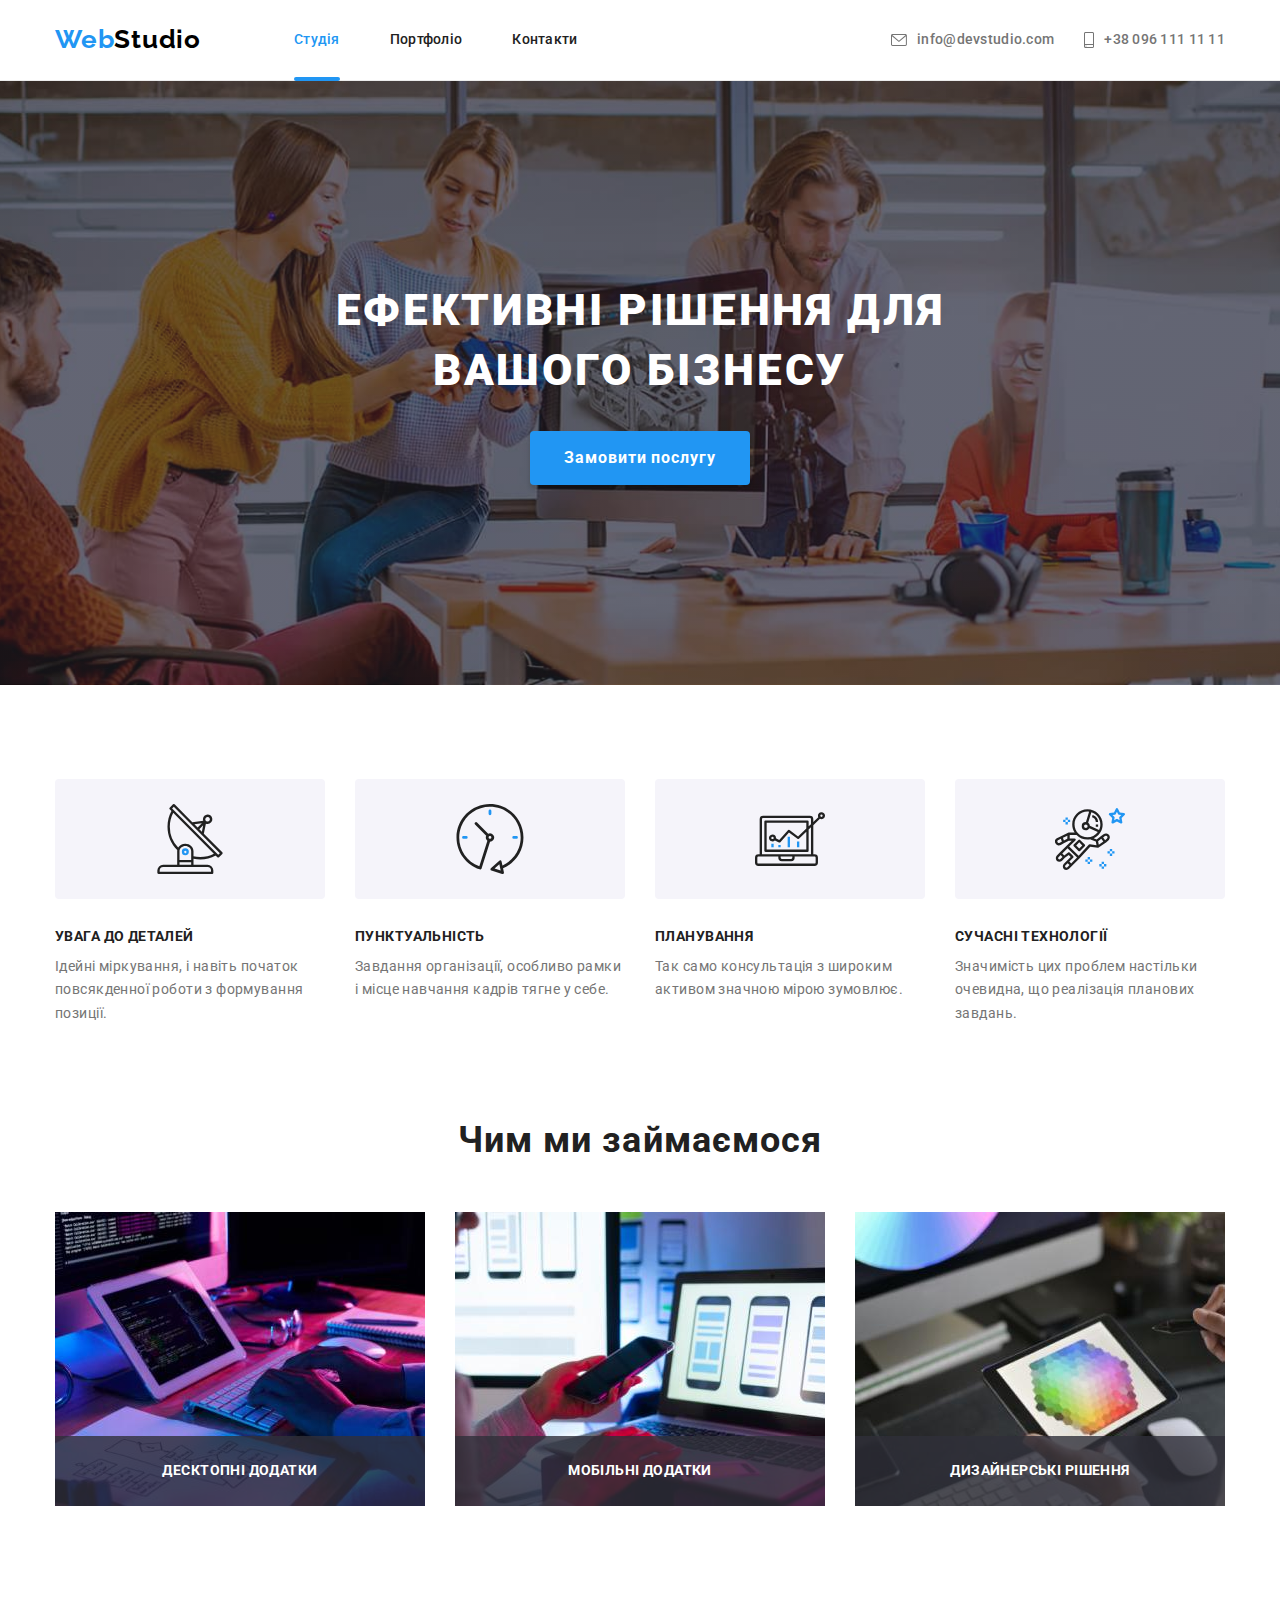
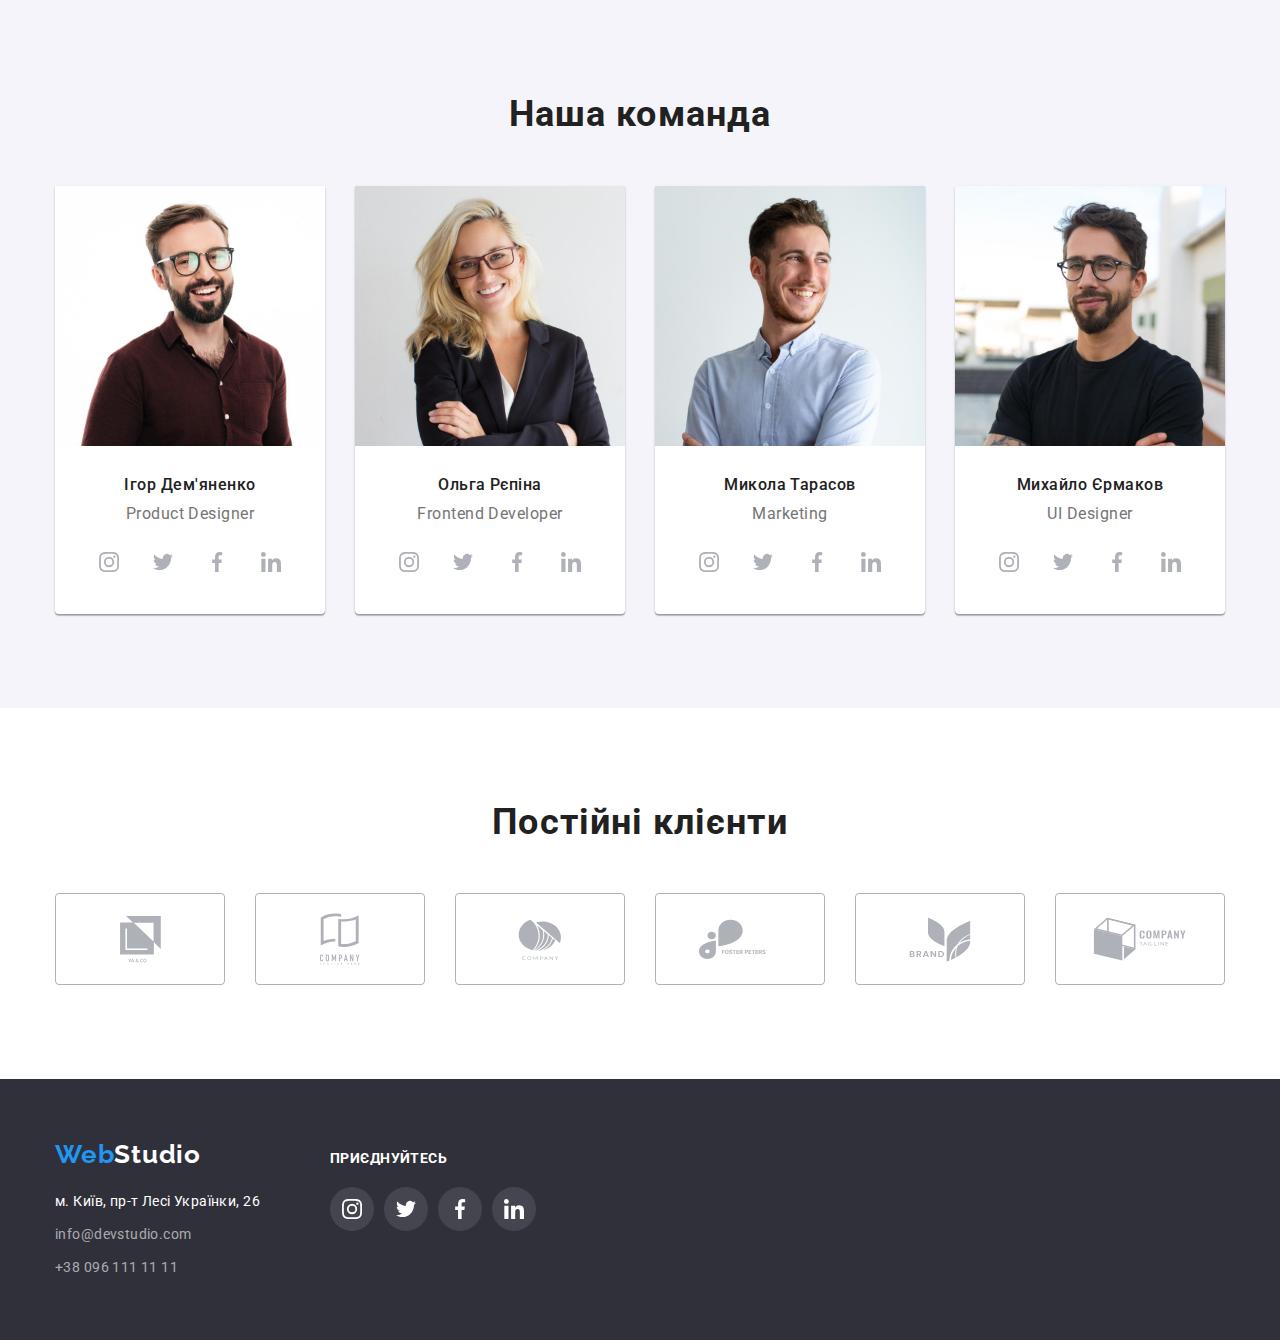
<file: index.html>
<!DOCTYPE html>
<html lang="uk">
<head>
    <meta charset="UTF-8">
    <meta http-equiv="X-UA-Compatible" content="IE=edge">
    <meta name="viewport" content="width=device-width, initial-scale=1.0">

    <link rel="preconnect" href="https://fonts.googleapis.com">
    <link rel="preconnect" href="https://fonts.gstatic.com" crossorigin>
    <link href="https://fonts.googleapis.com/css2?family=Raleway:wght@700&family=Roboto:wght@400;500;700;900&display=swap"
        rel="stylesheet">

    <title>Сайт-Студія</title>

    <link rel="stylesheet" href="https://cdnjs.cloudflare.com/ajax/libs/modern-normalize/1.1.0/modern-normalize.min.css">
    <link rel="stylesheet" href="./css/styles.css">
</head>

<body>
  
    <!--header-->
    <header class="page-header">
        <div class="container main-nav">
            
            <nav class="bloc-nav">
                <a class="logo" href="./index.html">
                    Web<span class="logo-studio">Studio</span>
                </a>
        
                <ul class="navigation">
                    <li class="item"><a class="navigation-link current" href="./index.html">Студія</a></li>
                    <li class="item"><a class="navigation-link" href="./portfolio.html">Портфоліо</a></li>
                    <li class="item"><a class="navigation-link" href="">Контакти</a></li>
                </ul>
            </nav>
        
            <ul class="contact">
                <li class="item">
                    <a class="contact-link" href="mailto:info@devstudio.com">
                        <svg class="icon" width="16" height="12">
                            <use href="./images/icons.svg#icon-envelope"></use>
                        </svg>
                        info@devstudio.com   
                    </a>
                </li>  

                <li class="item">
                    <a class="contact-link" href="tel:+380961111111">
                        <svg class="icon" width="10" height="16">
                            <use href="./images/icons.svg#icon-phone"></use>
                        </svg>
                        +38 096 111 11 11   
                    </a>
                </li> 
            </ul>
            
        </div>

    </header>
    
    <!--main Студія-->
    <main class="page-studio">

        <!-- Секція "hero" -->
        <section class="hero overlay">
            <h1 class="hero-title">Ефективні рішення для вашого бізнесу</h1>
            <button data-modal-open class="hero-btn" type="button">Замовити послугу</button>  
        </section>
    
        <!-- Секція "advantage" -->
        <section class="section">
            <div class="container">
    
                <!--Скритий заголовок-->
                <h2 class="visually-hidden">Наші переваги</h2>
                <ul class="advantage-list">
                    <li class="item">
                        <div class="icon-advantage">
                            <svg class="icon" width="70" height="70">
                                <use href="./images/icons.svg#icon-antenna"></use>
                            </svg>   
                        </div>

                        <h3 class="advantage-list-title">УВАГА ДО ДЕТАЛЕЙ</h3>
                        <p class="advantage-list-descr">Ідейні міркування, і 
                            навіть початок повсякденної роботи з формування
                            позиції.
                        </p>
                    </li>

                    <li class="item">
                        <div class="icon-advantage">
                            <svg class="icon" width="70" height="70">
                                <use href="./images/icons.svg#icon-clock"></use>
                            </svg>   
                        </div>

                        <h3 class="advantage-list-title">ПУНКТУАЛЬНІСТЬ</h3>
                        <p class="advantage-list-descr">Завдання організації, особливо 
                            рамки і місце навчання кадрів тягне у себе.
                        </p>
                    </li>

                    <li class="item">
                        <div class="icon-advantage">
                            <svg class="icon" width="70" height="70">
                                <use href="./images/icons.svg#icon-diagram"></use>
                            </svg>   
                        </div>

                        <h3 class="advantage-list-title">ПЛАНУВАННЯ</h3>
                        <p class="advantage-list-descr">Так само консультація з широким 
                            активом значною мірою зумовлює.
                        </p>
                    </li>

                    <li class="item">
                        <div class="icon-advantage">
                            <svg class="icon" width="70" height="70">
                                <use href="./images/icons.svg#icon-astronaut"></use>
                            </svg>   
                        </div>

                        <h3 class="advantage-list-title">СУЧАСНІ ТЕХНОЛОГІЇ</h3>
                        <p class="advantage-list-descr">Значимість цих проблем настільки 
                            очевидна, що реалізація планових завдань.
                        </p>
                    </li>
                </ul>
            </div>
        </section>
    
        <!-- Секція "work"-->
        <section class="section work">
            <div class="container">
    
                <h2 class="work-title">Чим ми займаємося</h2>
                <ul class="work-list">
                    <li class="item">
                        <div class="work-box">
                            <img src="./images/box-1.jpg" alt="Програмуємо алгоритми роботи" width="370" height="294">
                            <h3 class="work-item-title">Десктопні додатки</h3>
                        </div>
                    </li>

                    <li class="item">
                        <div class="work-box">
                            <img src="./images/box-2.jpg" alt="Розробляємо макети застосунків для телефонів" width="370" height="294">
                            <h3 class="work-item-title">Мобільні додатки</h3>
                        </div>
                    </li>

                    <li class="item">
                        <div class="work-box">
                            <img src="./images/box-3.jpg" alt="Використовуємо палітру кольорів" width="370" height="294">
                            <h3 class="work-item-title">Дизайнерські рішення</h3>
                        </div>
                    </li>

                </ul>
            </div>
        </section>
    
        <!-- Секція "team"-->
        <section class="section team">
            <div class="container">
    
                <h2 class="team-title">Наша команда</h2>
                <ul class="team-list">
                    <li class="team-item">
                        <img src="./images/igor.jpg" alt="Фото Ігоря Дем'яненко" width="270" height="260">
                        
                        <div class="team-card">
                            <h3 class="team-list-title">Ігор Дем'яненко</h3>
                            <p class="team-list-descr">Product Designer</p>

                            <!-- Блок --- social-list -->

                            <ul class="social-list">
                                <li class="item">
                                    <a class="icon-social" href="">
                                        <svg class="icon" width="20" height="20">
                                            <use href="./images/icons.svg#icon-instagram"></use>
                                        </svg>   
                                    </a>
                                </li>  

                                <li class="item">
                                    <a class="icon-social" href="">
                                        <svg class="icon" width="20" height="20">
                                            <use href="./images/icons.svg#icon-twitter"></use>
                                        </svg>   
                                    </a>
                                </li>  

                                <li class="item">
                                    <a class="icon-social" href="">
                                        <svg class="icon" width="20" height="20">
                                            <use href="./images/icons.svg#icon-facebook"></use>
                                        </svg>   
                                    </a>
                                </li> 
                                
                                <li class="item">
                                    <a class="icon-social" href="">
                                        <svg class="icon" width="20" height="20">
                                            <use href="./images/icons.svg#icon-linkedin"></use>
                                        </svg>   
                                    </a>
                                </li>  
                            </ul>  

                        </div>

                    </li>

                    <li class="team-item">
                        <img src="./images/olga.jpg" alt="Фото Ольги Рєпіної" width="270" height="260">

                        <div class="team-card">
                            <h3 class="team-list-title">Ольга Рєпіна</h3>
                            <p class="team-list-descr">Frontend Developer</p>

                            <!-- Блок --- social-list -->

                            <ul class="social-list">
                                <li class="item">
                                    <a class="icon-social" href="">
                                        <svg class="icon" width="20" height="20">
                                            <use href="./images/icons.svg#icon-instagram"></use>
                                        </svg>   
                                    </a>
                                </li>  

                                <li class="item">
                                    <a class="icon-social" href="">
                                        <svg class="icon" width="20" height="20">
                                            <use href="./images/icons.svg#icon-twitter"></use>
                                        </svg>   
                                    </a>
                                </li>  

                                <li class="item">
                                    <a class="icon-social" href="">
                                        <svg class="icon" width="20" height="20">
                                            <use href="./images/icons.svg#icon-facebook"></use>
                                        </svg>   
                                    </a>
                                </li> 
                                
                                <li class="item">
                                    <a class="icon-social" href="">
                                        <svg class="icon" width="20" height="20">
                                            <use href="./images/icons.svg#icon-linkedin"></use>
                                        </svg>   
                                    </a>
                                </li>  
                            </ul>  

                        </div>

                    </li>

                    <li class="team-item">
                        <img src="./images/mykola.jpg" alt="Фото Миколи Тарасова" width="270" height="260">

                        <div class="team-card">
                            <h3 class="team-list-title">Микола Тарасов</h3>
                            <p class="team-list-descr">Marketing</p>

                            <!-- Блок --- team-social-list -->

                            <ul class="social-list">
                                <li class="item">
                                    <a class="icon-social" href="">
                                        <svg class="icon" width="20" height="20">
                                            <use href="./images/icons.svg#icon-instagram"></use>
                                        </svg>   
                                    </a>
                                </li>  

                                <li class="item">
                                    <a class="icon-social" href="">
                                        <svg class="icon" width="20" height="20">
                                            <use href="./images/icons.svg#icon-twitter"></use>
                                        </svg>   
                                    </a>
                                </li>  

                                <li class="item">
                                    <a class="icon-social" href="">
                                        <svg class="icon" width="20" height="20">
                                            <use href="./images/icons.svg#icon-facebook"></use>
                                        </svg>   
                                    </a>
                                </li> 
                                
                                <li class="item">
                                    <a class="icon-social" href="">
                                        <svg class="icon" width="20" height="20">
                                            <use href="./images/icons.svg#icon-linkedin"></use>
                                        </svg>   
                                    </a>
                                </li>  
                            </ul>  

                        </div>

                    </li>

                    <li class="team-item">
                        <img src="./images/mykhailo.jpg" alt="Фото Михайла Єрмакова" width="270" height="260">

                        <div class="team-card">
                            <h3 class="team-list-title">Михайло Єрмаков</h3>
                            <p class="team-list-descr">UI Designer</p>

                            <!-- Блок --- team-social-list -->

                            <ul class="social-list">
                                <li class="item">
                                    <a class="icon-social" href="">
                                        <svg class="icon" width="20" height="20">
                                            <use href="./images/icons.svg#icon-instagram"></use>
                                        </svg>   
                                    </a>
                                </li>  

                                <li class="item">
                                    <a class="icon-social" href="">
                                        <svg class="icon" width="20" height="20">
                                            <use href="./images/icons.svg#icon-twitter"></use>
                                        </svg>   
                                    </a>
                                </li>  

                                <li class="item">
                                    <a class="icon-social" href="">
                                        <svg class="icon" width="20" height="20">
                                            <use href="./images/icons.svg#icon-facebook"></use>
                                        </svg>   
                                    </a>
                                </li> 
                                
                                <li class="item">
                                    <a class="icon-social" href="">
                                        <svg class="icon" width="20" height="20">
                                            <use href="./images/icons.svg#icon-linkedin"></use>
                                        </svg>   
                                    </a>
                                </li>  
                            </ul>  

                        </div>

                    </li>

                </ul>
    
            </div>
        </section>

        <!-- Секція "clients"-->
        <section class="section">
            <div class="container">

                <h2 class="clients-title">Постійні клієнти</h2>
                <ul class="clients-list">
                    <li class="item">
                        <a class="icon-clients" href="">
                            <svg class="icon" width="41" height="46.7">
                                <use href="./images/icons.svg#icon-cl1-ya-co"></use>
                            </svg>   
                        </a>
                    </li>  

                    <li class="item">
                        <a class="icon-clients" href="">
                            <svg class="icon" width="40" height="52">
                                <use href="./images/icons.svg#icon-cl2-tagline"></use>
                            </svg>   
                        </a>
                    </li>  

                    <li class="item">
                        <a class="icon-clients" href="">
                            <svg class="icon" width="43.46" height="41.18">
                                <use href="./images/icons.svg#icon-cl3-company"></use>
                            </svg>   
                        </a>
                    </li>  

                    <li class="item">
                        <a class="icon-clients" href="">
                            <svg class="icon" width="84.44" height="40.62">
                                <use href="./images/icons.svg#icon-cl4-foster"></use>
                            </svg>   
                        </a>
                    </li>  

                    <li class="item">
                        <a class="icon-clients" href="">
                            <svg class="icon" width="62.54" height="45.43">
                                <use href="./images/icons.svg#icon-cl5-brand"></use>
                            </svg>   
                        </a>
                    </li> 
                    
                    <li class="item">
                        <a class="icon-clients" href="">
                            <svg class="icon" width="93.79" height="43.93">
                                <use href="./images/icons.svg#icon-cl6-tag-line"></use>
                            </svg>   
                        </a>
                    </li>  
                </ul>
            </div>
        </section>
    
    </main>

    <!--footer-->
    <footer class="page-footer">
        <div class="container footer-contact">
    
            <div class="bloc-residence">
                <a class="logo" href="./index.html">
                    Web<span class="logo-studio">Studio</span>
                </a>

                <address class="residence">
                    <ul class="residence-contact">
                        <li class="item"><a class="residence-descr" href="https://goo.gl/maps/CPtrU1FHBa2aNyZL9" target="_blank"
                            rel="noopener noreferrer nofollow">м. Київ, пр-т Лесі Українки, 26</a>
                        </li>
                        <li class="item"><a class="residence-link" href="mailto:info@devstudio.com">info@devstudio.com</a></li>
                        <li class="item"><a class="residence-link" href="tel:+380961111111">+38 096 111 11 11</a></li>
                    </ul>
                </address>
            </div>

            <div class="bloc-join">
                <h3 class="title-join"><em class="join">Приєднуйтесь</em></h3>
                <ul class="social-list">
                    <li class="item">
                        <a class="icon-social" href="">
                            <svg class="icon" width="20" height="20">
                                <use href="./images/icons.svg#icon-instagram"></use>
                            </svg>   
                        </a>
                    </li>  

                    <li class="item">
                        <a class="icon-social" href="">
                            <svg class="icon" width="20" height="20">
                                <use href="./images/icons.svg#icon-twitter"></use>
                            </svg>   
                        </a>
                    </li>  

                    <li class="item">
                        <a class="icon-social" href="">
                            <svg class="icon" width="20" height="20">
                                <use href="./images/icons.svg#icon-facebook"></use>
                            </svg>   
                        </a>
                    </li> 
                    
                    <li class="item">
                        <a class="icon-social" href="">
                            <svg class="icon" width="20" height="20">
                                <use href="./images/icons.svg#icon-linkedin"></use>
                            </svg>   
                        </a>
                    </li>  

                </ul>
            </div>

        </div>

    </footer>
        
    <!--Модальне вікно-->
    <div class="backdrop is-hidden" data-modal>
        <div class="modal-hero">
            <button data-modal-close class="modal-btn" type="button"></button>
        </div>
    </div>

    <script src="./js/modal.js"></script>
</body>
</html>
</file>
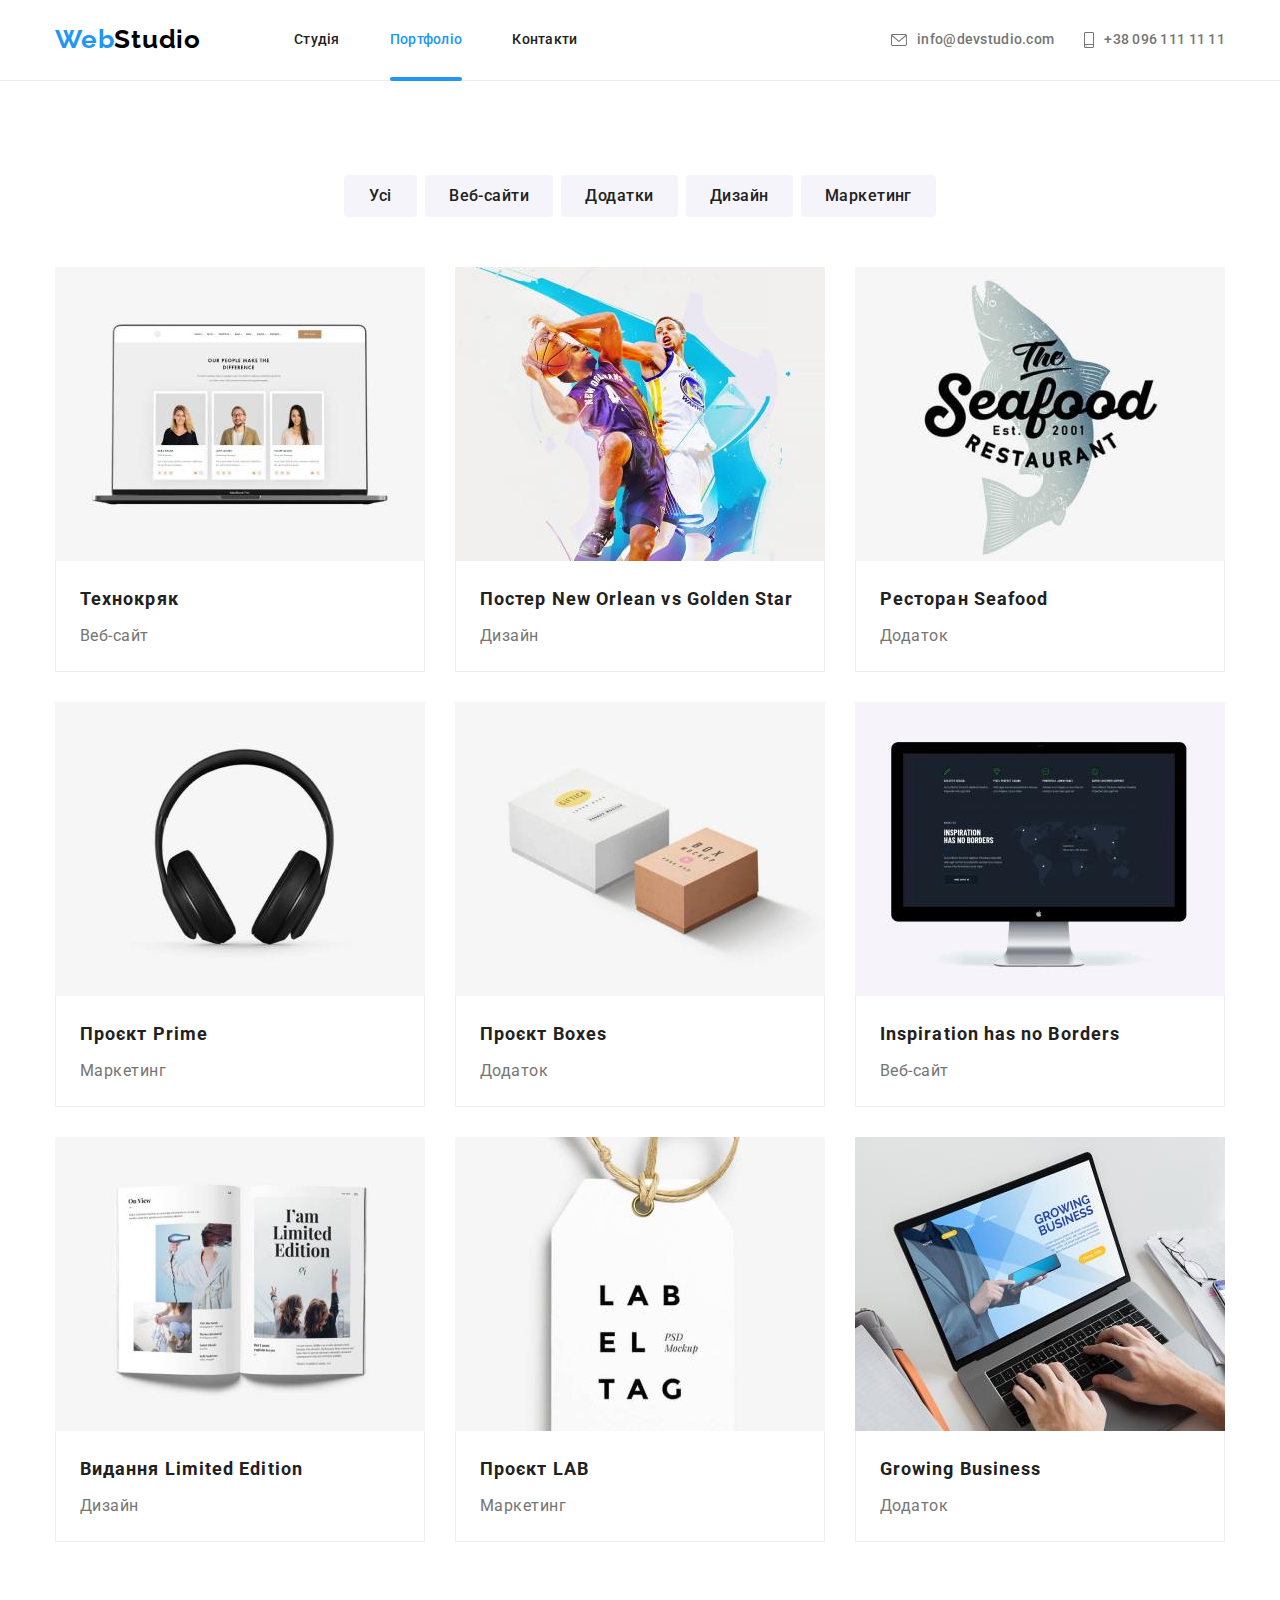
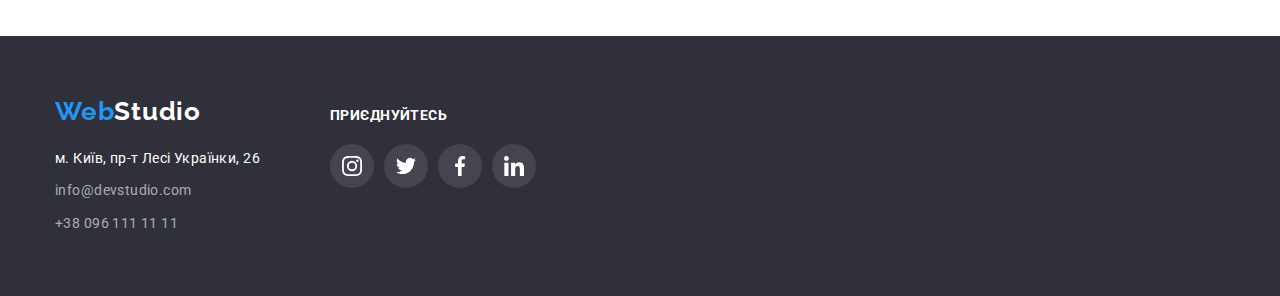
<file: portfolio.html>
<!DOCTYPE html>
<html lang="uk">
<head>
    <meta charset="UTF-8">
    <meta http-equiv="X-UA-Compatible" content="IE=edge">
    <meta name="viewport" content="width=device-width, initial-scale=1.0">
    <link rel="preconnect" href="https://fonts.googleapis.com">
    <link rel="preconnect" href="https://fonts.gstatic.com" crossorigin>
    <link href="https://fonts.googleapis.com/css2?family=Raleway:wght@700&family=Roboto:wght@400;500;700;900&display=swap"
        rel="stylesheet">
        
    <title>Сайт-Студія</title>

    <link rel="stylesheet" href="https://cdnjs.cloudflare.com/ajax/libs/modern-normalize/1.1.0/modern-normalize.min.css">
    <link rel="stylesheet" href="./css/styles.css">
</head>
<body>

    <!--header-->
    <header class="page-header">
        <div class="container main-nav">

            <nav class="bloc-nav">
                <a class="logo" href="./index.html">
                    Web<span class="logo-studio">Studio</span>
                </a>
        
                <ul class="navigation">
                    <li class="item"><a class="navigation-link" href="./index.html">Студія</a></li>
                    <li class="item"><a class="navigation-link current" href="./portfolio.html">Портфоліо</a></li>
                    <li class="item"><a class="navigation-link" href="">Контакти</a></li>
                </ul>
            </nav>
        
            <ul class="contact">
                <li class="item">
                    <a class="contact-link" href="mailto:info@devstudio.com">
                        <svg class="icon" width="16" height="12">
                            <use href="./images/icons.svg#icon-envelope"></use>
                        </svg>
                        info@devstudio.com   
                    </a>
                </li>  

                <li class="item">
                    <a class="contact-link" href="tel:+380961111111">
                        <svg class="icon" width="10" height="16">
                            <use href="./images/icons.svg#icon-phone"></use>
                        </svg>
                        +38 096 111 11 11   
                    </a>
                </li> 
            </ul>
            
        </div>
    </header>
    
    <!--main Портфоліо-->
    <main class="page-portfolio">

        <!-- Секція "project" -->
        <section class="section">
            <div class="container">

                <!--Скритий заголовок-->
                <h1 class="visually-hidden">Портфоліо</h1>
                <ul class="filter">
                    <li class="item">
                        <button class="filter-btn" type="button">Усі</button>
                    </li>
                    <li class="item">
                        <button class="filter-btn" type="button">Веб-сайти</button>
                    </li>
                    <li class="item">
                        <button class="filter-btn" type="button">Додатки</button>
                    </li>
                    <li class="item">
                        <button class="filter-btn" type="button">Дизайн</button>
                    </li>
                    <li class="item">
                        <button class="filter-btn" type="button">Маркетинг</button>
                    </li>
                </ul>
            
                <ul class="project-list">
                    <li class="project-container">
                        <a class="project-link" href="">

                            <div class="project-overlay">
                                <img src="./images/web-technokr.jpg" alt="Вигляд сайту Технокряк" width="370" height="294">
                                
                                <!-- Вспливаюча картка -->
                                <div class="project-overlay-box">
                                    <p class="project-overlay-descr">
                                        Ресурс пропонує комплексні пропозиції з різним рівнем 
                                        функціоналу та сервісів. Все це дозволить відвідувачу 
                                        отримати вичерпні відомості про компанію чи приватну особу.
                                    </p>
                                </div>
                            </div>

                            <div class="project-card">
                                <h2 class="project-list-title">Технокряк</h2>
                                <p class="project-list-descr">Веб-сайт</p>
                            </div>
                        </a>
                    </li>

                    <li class="project-container">
                        <a class="project-link" href="">

                            <div class="project-overlay">
                                <img src="./images/des-basket.jpg" alt="Два баскетболіста з м'ячем" width="370" height="294">
                            
                                <!-- Вспливаюча картка -->
                                <div class="project-overlay-box">
                                    <p class="project-overlay-descr">
                                        Ресурс пропонує комплексні пропозиції з різним рівнем 
                                        функціоналу та сервісів. Все це дозволить відвідувачу 
                                        отримати вичерпні відомості про компанію чи приватну особу.
                                    </p>
                                </div>
                            </div>

                            <div class="project-card">
                                <h2 class="project-list-title">Постер New Orlean vs Golden Star</h2>
                                <p class="project-list-descr">Дизайн</p>
                            </div>
                        </a>
                    </li>

                    <li class="project-container">
                        <a class="project-link" href="">

                            <div class="project-overlay">
                                <img src="./images/add-seafood.jpg" alt="Логотип ресторану Seafood" width="370" height="294">

                                <!-- Вспливаюча картка -->
                                <div class="project-overlay-box">
                                    <p class="project-overlay-descr">
                                        Ресурс пропонує комплексні пропозиції з різним рівнем 
                                        функціоналу та сервісів. Все це дозволить відвідувачу 
                                        отримати вичерпні відомості про компанію чи приватну особу.
                                    </p>
                                </div>
                            </div>

                            <div class="project-card">
                                <h2 class="project-list-title">Ресторан Seafood</h2>
                                <p class="project-list-descr">Додаток</p>
                            </div>    
                        </a>
                    </li>

                    <li class="project-container">
                        <a class="project-link" href="">

                            <div class="project-overlay">
                                <img src="./images/mark-prime.jpg" alt="Великі навушники" width="370" height="294">

                                <!-- Вспливаюча картка -->
                                <div class="project-overlay-box">
                                    <p class="project-overlay-descr">
                                        Ресурс пропонує комплексні пропозиції з різним рівнем 
                                        функціоналу та сервісів. Все це дозволить відвідувачу 
                                        отримати вичерпні відомості про компанію чи приватну особу.
                                    </p>
                                </div>
                            </div>

                            <div class="project-card">
                                <h2 class="project-list-title">Проєкт Prime</h2>
                                <p class="project-list-descr">Маркетинг</p>
                            </div>
                        </a>
                    </li>

                    <li class="project-container">
                        <a class="project-link" href="">

                            <div class="project-overlay">
                                <img src="./images/add-boxes.jpg" alt="Вигляд додатку Boxes" width="370" height="294">

                                <!-- Вспливаюча картка -->
                                <div class="project-overlay-box">
                                    <p class="project-overlay-descr">
                                        Ресурс пропонує комплексні пропозиції з різним рівнем 
                                        функціоналу та сервісів. Все це дозволить відвідувачу 
                                        отримати вичерпні відомості про компанію чи приватну особу.
                                    </p>
                                </div>
                            </div>

                            <div class="project-card">
                                <h2 class="project-list-title">Проєкт Boxes</h2>
                                <p class="project-list-descr">Додаток</p>
                            </div>
                        </a>
                    </li>

                    <li class="project-container">
                        <a class="project-link" href="">

                            <div class="project-overlay">
                                <img src="./images/web-inspiration.jpg" alt="Монітор комп'ютера" width="370" height="294">

                                <!-- Вспливаюча картка -->
                                <div class="project-overlay-box">
                                    <p class="project-overlay-descr">
                                        Ресурс пропонує комплексні пропозиції з різним рівнем 
                                        функціоналу та сервісів. Все це дозволить відвідувачу 
                                        отримати вичерпні відомості про компанію чи приватну особу.
                                    </p>
                                </div>
                            </div>

                            <div class="project-card">
                                <h2 class="project-list-title">Inspiration has no Borders</h2>
                                <p class="project-list-descr">Веб-сайт</p>
                            </div>
                        </a>
                    </li>

                    <li class="project-container">
                        <a class="project-link" href="">

                            <div class="project-overlay">
                                <img src="./images/des-limited.jpg" alt="Журнал Limited Edition" width="370" height="294">

                                <!-- Вспливаюча картка -->
                                <div class="project-overlay-box">
                                    <p class="project-overlay-descr">
                                        Ресурс пропонує комплексні пропозиції з різним рівнем 
                                        функціоналу та сервісів. Все це дозволить відвідувачу 
                                        отримати вичерпні відомості про компанію чи приватну особу.
                                    </p>
                                </div>
                            </div>

                            <div class="project-card">
                                <h2 class="project-list-title">Видання Limited Edition</h2>
                                <p class="project-list-descr">Дизайн</p>
                            </div>
                        </a>
                    </li>

                    <li class="project-container">
                        <a class="project-link" href="">

                            <div class="project-overlay">
                                <img src="./images/mark-lab.jpg" alt="Логотип проєкту LAB" width="370" height="294">

                                <!-- Вспливаюча картка -->
                                <div class="project-overlay-box">
                                    <p class="project-overlay-descr">
                                        Ресурс пропонує комплексні пропозиції з різним рівнем 
                                        функціоналу та сервісів. Все це дозволить відвідувачу 
                                        отримати вичерпні відомості про компанію чи приватну особу.
                                    </p>
                                </div>
                            </div>

                            <div class="project-card">
                                <h2 class="project-list-title">Проєкт LAB</h2>
                                <p class="project-list-descr">Маркетинг</p>
                            </div>
                        </a>
                    </li>

                    <li class="project-container">
                        <a class="project-link" href="">

                            <div class="project-overlay">
                                <img src="./images/add-business.jpg" alt="Ноутбук з додатком Growing Business" width="370" height="294">

                                <!-- Вспливаюча картка -->
                                <div class="project-overlay-box">
                                    <p class="project-overlay-descr">
                                        Ресурс пропонує комплексні пропозиції з різним рівнем 
                                        функціоналу та сервісів. Все це дозволить відвідувачу 
                                        отримати вичерпні відомості про компанію чи приватну особу.
                                    </p>
                                </div>
                            </div>

                            <div class="project-card">
                                <h2 class="project-list-title">Growing Business</h2>
                                <p class="project-list-descr">Додаток</p>
                            </div>
                        </a>
                    </li>
                </ul>

            </div>
        </section>

    </main>

    <!--footer-->
   <footer class="page-footer">
        <div class="container footer-contact">
    
            <div class="bloc-residence">
                <a class="logo" href="./index.html">
                    Web<span class="logo-studio">Studio</span>
                </a>

                <address class="residence">
                    <ul class="residence-contact">
                        <li class="item"><a class="residence-descr" href="https://goo.gl/maps/CPtrU1FHBa2aNyZL9" target="_blank"
                            rel="noopener noreferrer nofollow">м. Київ, пр-т Лесі Українки, 26</a>
                        </li>
                        <li class="item"><a class="residence-link" href="mailto:info@devstudio.com">info@devstudio.com</a></li>
                        <li class="item"><a class="residence-link" href="tel:+380961111111">+38 096 111 11 11</a></li>
                    </ul>
                </address>
            </div>

            <div class="bloc-join">
                <h3 class="title-join"><em class="join">Приєднуйтесь</em></h3>
                <ul class="social-list">
                    <li class="item">
                        <a class="icon-social" href="">
                            <svg class="icon" width="20" height="20">
                                <use href="./images/icons.svg#icon-instagram"></use>
                            </svg>   
                        </a>
                    </li>  

                    <li class="item">
                        <a class="icon-social" href="">
                            <svg class="icon" width="20" height="20">
                                <use href="./images/icons.svg#icon-twitter"></use>
                            </svg>   
                        </a>
                    </li>  

                    <li class="item">
                        <a class="icon-social" href="">
                            <svg class="icon" width="20" height="20">
                                <use href="./images/icons.svg#icon-facebook"></use>
                            </svg>   
                        </a>
                    </li> 
                    
                    <li class="item">
                        <a class="icon-social" href="">
                            <svg class="icon" width="20" height="20">
                                <use href="./images/icons.svg#icon-linkedin"></use>
                            </svg>   
                        </a>
                    </li>  

                </ul>
            </div>

        </div>

    </footer>

</body>
</html>
</file>
<file: css/styles.css>
:root {
    --primary-text-color: #757575;
    --secondary-text-color:#000000;
    --title-text-color: #212121;
    --accent-text-color:#FFFFFF;
    --link-text-color: rgba(255, 255, 255, 0.6);
    --primary-accent-color: #2196F3;
    --secondary-accent-color: #188CE8;
    --primary-background-color: #FFFFFF;
    --secondary-background-color: #F5F4FA;
    --hero-background-color:#C4C4C4;
    --footer-background-color: #2F303A;
    --header-border-color: #ECECEC; 
    --project-border-color: #EEEEEE;
    --svg-primary-color: #AFB1B8;
    --footer-social-background-color:rgba(255, 255, 255, 0.1);

    --work-overlay-color:rgba(47, 48, 58, 0.8);
    --project-overlay-color: rgba(33, 150, 243, 0.9);
    --modal-backdrop-color:rgba(0, 0, 0, 0.2);

    --project-card-set-gap: 30px;
}

body {
    color: var(--primary-text-color);
    background-color: var(--primary-background-color);
    font-family: Roboto, sans-serif;
}

/* Глобальне скидання стилів по тегам*/
h1, h2, h3, h4, h5, h6, p, ul {
    padding: 0;
    margin: 0;
}

img {
  display: block;
  max-width: 100%;
  height: auto;
}

.section {
    padding-top: 94px;
    padding-bottom: 94px;
}

.container {
    width: 1200px;
    margin: 0 auto;
    padding: 0 15px;
}

/* header */

.page-header {
    border-bottom: 1px solid var(--header-border-color);
}

.main-nav {
    display: flex;
    align-items: center;
}

.bloc-nav {
    display: flex;
}

.bloc-nav .logo {
    display: block;
    padding-top: 24px;
    padding-bottom: 25px;
}

.logo {
    color: var(--primary-accent-color);
    font-family: 'Raleway';
    font-style: normal;
    font-weight: 700;
    font-size: 26px;
    line-height: 1.19;
    letter-spacing: 0.03em;
    text-decoration: none;
}

.logo-studio {
    color: var(--secondary-text-color);
}

.navigation {
    list-style: none;

    display: flex;
    margin-left: 93px;
}

.navigation .item + .item {
    margin-left: 50px;
}

.navigation-link {
    color: var(--title-text-color);
    font-weight: 500;
    font-size: 14px;
    line-height: 1.14;
    letter-spacing: 0.02em;
    text-decoration: none;

    display: block;
    padding-top: 32px;
    padding-bottom: 32px;

    position: relative;

    transition: color 250ms cubic-bezier(0.4, 0, 0.2, 1);
}

.navigation-link:hover, .navigation-link:focus {
    color: var(--primary-accent-color);
}

.navigation-link.current {
    color: var(--primary-accent-color);
}

.navigation-link.current::after {
    content: "";
    display: block;
    height: 4px;
    width: 100%;
    border-radius: 2px;
    background-color: var(--primary-accent-color);
    position: absolute;
    left: 0;
    bottom: -1px;  
}

.contact {
    list-style: none;

    display: flex;
    margin-left: auto;
}

.contact .item + .item {
    margin-left: 30px;
}
    
.contact-link {
    color: var(--primary-text-color);
    font-weight: 500;
    font-size: 14px;
    line-height: 1.14;
    letter-spacing: 0.02em;
    text-decoration: none;

    padding-top: 32px;
    padding-bottom: 32px;

    display: flex;
    align-items: center;

    transition: color 250ms cubic-bezier(0.4, 0, 0.2, 1);
}

.contact-link:hover, .contact-link:focus {
    color: var(--primary-accent-color);
}

.contact-link .icon {
    fill: currentColor;
    
    margin-right: 10px;
}

/* main Студія */

/* Секція "hero" */

.hero {
    background-color: var(--hero-background-color);
    text-align: center;

    padding: 200px 0;
}

.overlay {
    max-width: 1600px;
    margin-left: auto;
    margin-right: auto;
    background-image: linear-gradient(to right,
    rgba(47, 48, 58, 0.4), 
    rgba(47, 48, 58, 0.4)),
    url("../images/Img-hero.jpg");
    background-repeat: no-repeat;
    background-position: center;
    background-size: cover;
}

.hero-title {
    color: var(--accent-text-color);
    font-weight: 900;
    font-size: 44px;
    line-height: 1.36;
    letter-spacing: 0.06em;
    text-transform: uppercase;

    width: 696px;
    margin: 0 auto;
    margin-bottom: 30px;
}

.hero-btn {
    color: var(--accent-text-color);
    background-color: var(--primary-accent-color);
    cursor: pointer;
    border-radius: 4px;
    font-weight: 700;
    font-size: 16px;
    line-height: 1.87;
    letter-spacing: 0.06em;
    font-family: inherit;
    border-color: transparent;

    min-width: 216px;
    padding: 10px 32px;

    box-shadow: 0px 4px 4px rgba(0, 0, 0, 0.15);

    transition: background-color 250ms cubic-bezier(0.4, 0, 0.2, 1);
}

.hero-btn:hover, .hero-btn:focus {
    background-color: var(--secondary-accent-color);
}
   
/* Секція "advantage" */

.visually-hidden {
    position: absolute;
    white-space: nowrap;
    width: 1px;
    height: 1px;
    overflow: hidden;
    border: 0;
    padding: 0;
    clip: rect(0 0 0 0);
    clip-path: inset(50%);
    margin: -1px;
}

.advantage-list {
    list-style: none;

    display: flex;
}

.advantage-list .item {
    flex-basis: 270px;
}

.advantage-list .item + .item {
    margin-left: 30px;
}

.icon-advantage {
    width: 270px;
    height: 120px;
    background-color: var(--secondary-background-color);
    border-radius: 4px;

    margin-bottom: 30px;

    display: flex;
    justify-content: center;
    align-items: center;
}

.advantage-list-title {
    color: var(--title-text-color);
    font-weight: 700;
    font-size: 14px;
    line-height: 1.14;
    letter-spacing: 0.03em;
    text-transform: uppercase;

    margin-bottom: 10px;
}

.advantage-list-descr {
    font-size: 14px;
    line-height: 1.71;
    letter-spacing: 0.03em;
}

/* Секція "work" */

.work {
    padding-top: 0;
}

.work-title {
    color: var(--title-text-color);
    font-weight: 700;
    font-size: 36px;
    line-height: 1.16;
    letter-spacing: 0.03em;

    text-align: center;
    margin-bottom: 50px;
}

.work-list {
    list-style: none;

    display: flex;
    justify-content: space-between;
}

.work-list .item + .item {
    margin-left: 30px;
}

.work-box {
    position: relative;
}

.work-item-title {
    color: var(--accent-text-color);
    background-color: var(--work-overlay-color);
    font-weight: 700;
    font-size: 14px;
    line-height: 1.14;
    letter-spacing: 0.03em;
    text-transform: uppercase;

    text-align: center;
    padding-top: 27px;
    padding-bottom: 27px;

    position: absolute;
    width: 100%;
    left: 0;
    bottom: 0;
}

/* Секція "team" */

.team {
    background-color: var(--secondary-background-color);
}

.team-title {
    color: var(--title-text-color);
    font-weight: 700;
    font-size: 36px;
    line-height: 1.16;
    letter-spacing: 0.03em;

    text-align: center;
    margin-bottom: 50px;
}
 
.team-list {
    list-style: none;

    display: flex;
    justify-content: space-between;
}

.team-item {
    background-color: var(--primary-background-color);
    border-radius: 0px 0px 4px 4px;

    text-align: center;

    box-shadow: 0px 1px 3px rgba(0, 0, 0, 0.12), 
    0px 1px 1px rgba(0, 0, 0, 0.14), 
    0px 2px 1px rgba(0, 0, 0, 0.2);
}

.team-item + .team-item {
   margin-left: 30px; 
}

.team-card {
    padding-top: 30px;
    padding-bottom: 30px;
}

.team-list-title {
    color: var(--title-text-color);
    font-weight: 500;
    font-size: 16px;
    line-height: 1.18;
    letter-spacing: 0.03em;

    margin-bottom: 10px;
}

.team-list-descr {
    font-size: 16px;
    line-height: 1.18;
    letter-spacing: 0.03em;

    margin-bottom: 16px;
}

/* секція "team", блок --- social-list*/

.social-list {
    list-style: none;

    display: flex;
    justify-content: center;
}

.social-list .item {
    display: flex; 
}

.social-list .item + .item {
    margin-left: 10px;
}

.icon-social {
    width: 44px;
    height: 44px;
    border-radius: 50%;
    color: var(--svg-primary-color);

    display: flex;
    justify-content: center;
    align-items: center;

    transition:
    color 250ms cubic-bezier(0.4, 0, 0.2, 1), 
    background-color 250ms cubic-bezier(0.4, 0, 0.2, 1);
}

.icon-social:hover, .icon-social:focus {
    color: var(--accent-text-color);
    background-color: var(--primary-accent-color);
}

.icon-social .icon {
    display: block;
    fill: currentColor;
}

/* Секція "clients" */

.clients-title {
    color: var(--title-text-color);
    font-weight: 700;
    font-size: 36px;
    line-height: 1.16;
    letter-spacing: 0.03em;

    text-align: center;
    margin-bottom: 50px;
}

.clients-list {
    list-style: none;
    
    display: flex;
    justify-content: center;
}

.clients-list .item {
    display: flex; 
}

.clients-list .item + .item {
    margin-left: 30px;
}

.icon-clients {
    width: 170px;
    height: 92px;
    border: 1px solid var(--svg-primary-color);
    border-radius: 4px;
    color: var(--svg-primary-color) ;

    display: flex;
    justify-content: center;
    align-items: center;

    transition:
    color 250ms cubic-bezier(0.4, 0, 0.2, 1), 
    border-color 250ms cubic-bezier(0.4, 0, 0.2, 1);
}

.icon-clients:hover, .icon-clients:focus {
    color: var(--primary-accent-color);
    border-color: var(--primary-accent-color);
}

.icon-clients .icon {
    display: block;
    fill: currentColor;
}


/* main Портфоліо */

/* Секція "project" */

.filter {
    list-style: none;

    display: flex;
    justify-content: center;
    margin-bottom: 50px;
}

.filter .item + .item {
    margin-left: 8px;
}

.filter-btn {
    color: var(--title-text-color);
    background-color: var(--secondary-background-color);
    border-radius: 4px;
    font-weight: 500;
    font-size: 16px;
    line-height: 1.62;
    letter-spacing: 0.03em;
    cursor: pointer;
    font-family: inherit;

    border-color: transparent;
    box-shadow: none;
    min-width: 73px;
    padding: 6px 22px;

    transition:
    color 250ms cubic-bezier(0.4, 0, 0.2, 1), 
    background-color 250ms cubic-bezier(0.4, 0, 0.2, 1),
    box-shadow 250ms cubic-bezier(0.4, 0, 0.2, 1);
}

.filter-btn:hover, .filter-btn:focus {
    color: var(--accent-text-color);
    background-color: var(--primary-accent-color);

    box-shadow: 0px 3px 1px rgba(0, 0, 0, 0.1), 
    0px 1px 2px rgba(0, 0, 0, 0.08), 
    0px 2px 2px rgba(0, 0, 0, 0.12);
}

.project-list {
    list-style: none;

    display: flex;
    flex-wrap: wrap;
    margin-left: calc(-1 * var(--project-card-set-gap));
    margin-top: calc(-1 * var(--project-card-set-gap));
}

.project-container {
    flex-basis: calc(100% /3 - var(--project-card-set-gap));
    margin-left: var(--project-card-set-gap);
    margin-top: var(--project-card-set-gap);
}

.project-link {
    text-decoration: none;

    display: block;
    box-shadow: none;

    transition: box-shadow 250ms cubic-bezier(0.4, 0, 0.2, 1);
}

.project-link:hover, .project-link:focus {
    box-shadow: 0px 1px 1px rgba(0, 0, 0, 0.12), 
    0px 4px 4px rgba(0, 0, 0, 0.06), 
    1px 4px 6px rgba(0, 0, 0, 0.16);

}

.project-card {
    border-right: 1px solid var(--project-border-color);
    border-bottom: 1px solid var(--project-border-color);
    border-left: 1px solid var(--project-border-color);

    padding: 20px 24px;
}

.project-list-title {
    color: var(--title-text-color);
    font-weight: 700;
    font-size: 18px;
    line-height: 2;
    letter-spacing: 0.06em;

    margin-bottom: 4px;
}

.project-list-descr {
    color: var(--primary-text-color);
    font-size: 16px;
    line-height: 1.87;
    letter-spacing: 0.03em;
}

/* Секція "project" --- вспливаюча картка*/

.project-overlay {
    position: relative;
    overflow: hidden;
}

.project-link:hover .project-overlay-box,
.project-link:focus .project-overlay-box {
    transform: translateY(-100%);
}

.project-overlay-box {
    background-color: var(--project-overlay-color);
    padding: 63px 24px;
    position: absolute;
    top: 100%;
    left: 0;
    
    transform: translateY(0);
    transition: transform 250ms cubic-bezier(0.4, 0, 0.2, 1);
}

.project-overlay-descr {
    color: var(--accent-text-color);
    font-size: 18px;
    line-height: 1.55;
    letter-spacing: 0.03em;
}


/* footer */

.page-footer {
    background-color: var(--footer-background-color);

    padding-top: 60px;
    padding-bottom: 60px;
}

/* footer --- bloc-residence */

.page-footer .logo-studio {
    color: var(--accent-text-color);
}

.footer-contact {
    display: flex;
    align-items: baseline;
}

.bloc-residence {
    display: block;
    margin-right: 70px;
}

.footer-contact .logo {
    display: inline-block;
    margin-bottom: 20px;
}

.residence {
    font-style: normal;
}

.residence-contact {
    list-style: none;

    display: inline-block;
}

.residence-contact .item + .item {
    margin-top: 9px;
}

.residence-descr {
    color: var(--accent-text-color);
    font-size: 14px;
    line-height: 1.71;
    letter-spacing: 0.03em;
    text-decoration: none;

    display: block;

    transition: color 250ms cubic-bezier(0.4, 0, 0.2, 1);
}

.residence-link {
    color: var(--link-text-color);
    font-size: 14px;
    line-height: 1.71;
    letter-spacing: 0.03em;
    text-decoration: none;   

    display: block;

    transition: color 250ms cubic-bezier(0.4, 0, 0.2, 1);
}

.residence-descr:hover, .residence-descr:focus, 
.residence-link:hover, .residence-link:focus {
    color: var(--primary-accent-color);
}

/* footer --- bloc-join */

.bloc-join {
    display: block;
}

.title-join {
    color: var(--accent-text-color);
    font-weight: 700;
    font-size: 14px;
    line-height: 1.14;
    letter-spacing: 0.03em;
    text-transform: uppercase;

    margin-bottom: 20px;
}

.join {
    font-style: normal; 
}

.bloc-join .icon-social {
    color: var(--accent-text-color);
    background-color: var(--footer-social-background-color);
}

.bloc-join .icon-social:hover, .bloc-join .icon-social:focus {
    background-color: var(--primary-accent-color);
}


/* Модальне вікно */

.backdrop {
    position: fixed;
    top: 0;
    left: 0;
    width: 100%;
    height: 100%;
    background-color: var(--modal-backdrop-color);

    opacity: 1;

    transition: opacity 250ms cubic-bezier(0.4, 0, 0.2, 1);
}

.backdrop.is-hidden {
    opacity: 0;
    pointer-events: none;
}

.backdrop.is-hidden .modal-hero {
    transform: translate(-50%, -50%) scale(0.9);
}

.modal-hero {
    position: absolute;
    top: 50%;
    left: 50%;

    height: 581px;
    width: 528px;
    background-color: var(--primary-background-color);

    transform: translate(-50%, -50%) scale(1);

    transition: transform 250ms cubic-bezier(0.4, 0, 0.2, 1);
}

.modal-btn {
    width: 30px;
    height: 30px;
    border-radius: 50%;
    border: 1px solid rgba(0, 0, 0, 0.1);
    background-color: var(--primary-background-color);
    cursor: pointer;

    position: absolute;
    top: 8px;
    right: 8px;

    background-image: url(../images/close.svg);
    background-repeat: no-repeat;
    background-position: center;
}
</file>
